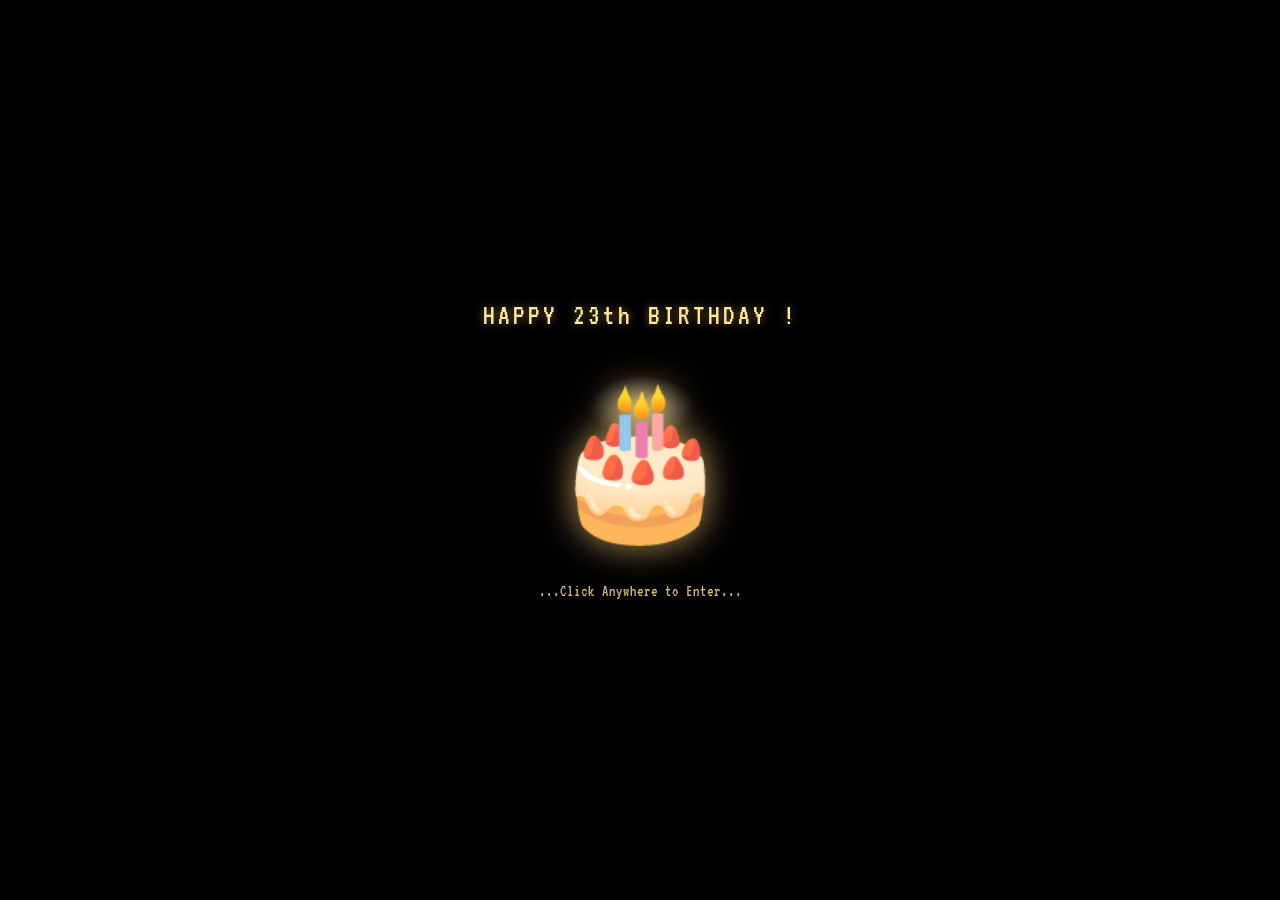
<file: index.html>
<!DOCTYPE html>
<html lang="en">
<head>
    <meta charset="UTF-8">
    <meta name="viewport" content="width=device-width, initial-scale=1.0">
    <title>A Little Surprise For You</title>
    <link href="https://fonts.googleapis.com/css2?family=Quicksand:wght@600;700&display=swap" rel="stylesheet">
    <style>
        * {
            box-sizing: border-box;
            margin: 0;
            padding: 0;
            font-family: 'Quicksand', sans-serif;
        }

        body {
            background-color: #fff9f4;
            background-image: 
                radial-gradient(#ffccd5 , transparent 16%),
                radial-gradient(#ffe5ec , transparent 16%);
            background-size: 60px 60px;
            background-position: 0 0, 30px 30px;
            display: flex;
            justify-content: center;
            align-items: center;
            min-height: 100vh;
            padding: 20px;
        }

        .container {
            width: 100%;
            max-width: 420px;
            background: #fff6ec;
            border-radius: 30px;
            box-shadow: 0 10px 30px rgba(255, 182, 193, 0.3);
            padding: 30px 20px;
            text-align: center;
            border: 4px solid #fff;
        }

        /* Curved Text Container */
        .curved-header {
            position: relative;
            margin-bottom: 10px;
            display: flex;
            flex-direction: column;
            align-items: center;
        }

        .top-ribbon {
            font-size: 26px;
            color: #ff8fab;
            margin-bottom: 15px;
        }

        .curved-svg {
            width: 100%;
            height: 55px;
            overflow: visible;
        }

        .curved-text {
            font-family: 'Quicksand', sans-serif;
            font-size: 20px;
            font-weight: 700;
            fill: #5c5252;
            letter-spacing: 1px;
        }

        .header-heart {
            color: #ff6b8b;
            font-size: 24px;
            margin-top: -5px;
            margin-bottom: 20px;
        }

        /* Main Cat Illustration */
        .image-box {
            width: 100%;
            border-radius: 20px;
            overflow: hidden;
            margin-bottom: 25px;
            box-shadow: 0 5px 15px rgba(0, 0, 0, 0.05);
        }

        .image-box img {
            width: 100%;
            height: auto;
            display: block;
        }

        /* Greeting Section */
        .greeting {
            font-size: 22px;
            font-weight: 700;
            color: #4a4040;
            margin-bottom: 20px;
            font-family: georgia, 'Times New Roman', Times, serif;
        }

        .subtitle {
            font-size: 14px;
            color: #7a6e6e;
            margin-bottom: 5px;
        }

        .sub-ready {
            font-size: 14px;
            color: #7a6e6e;
            margin-bottom: 25px;
        }

        /* Button Style */
        .surprise-btn {
            display: inline-flex;
            align-items: center;
            justify-content: center;
            gap: 10px;
            background: linear-gradient(135deg, #ff758c 0%, #ff7eb3 100%);
            color: white;
            font-size: 16px;
            font-weight: 600;
            padding: 14px 28px;
            border-radius: 50px;
            text-decoration: none;
            box-shadow: 0 6px 20px rgba(255, 117, 140, 0.4);
            margin-bottom: 20px;
            width: 85%;
        }

        @media (max-width: 400px) {
            .surprise-btn {
                width: 100%;
                padding: 12px 20px;
                font-size: 14px;
            }
        }

        /* Scroll Down Indicator */
        .scroll-down {
            font-size: 12px;
            color: #b0a4a4;
            display: flex;
            flex-direction: column;
            align-items: center;
            gap: 3px;
        }

        .scroll-down span {
            font-size: 14px;
            animation: bounce 1.5s infinite;
        }

        @keyframes bounce {
            0%, 20%, 50%, 80%, 100% { transform: translateY(0); }
            40% { transform: translateY(-5px); }
            60% { transform: translateY(-3px); }
        }
    </style>
</head>
<body>

    <div class="container">
        <!-- Top Curved Text Area -->
        <div class="curved-header">
            <div class="top-ribbon">🎀</div>
            
            <!-- SVG ကိုသုံး၍ စာသားကို ကွေးပေးထားခြင်း -->
            <svg class="curved-svg" viewBox="0 0 300 60">
                <path id="curve" d="M 20,45 Q 150,5 280,45" fill="transparent" />
                <text width="300" text-anchor="middle">
                    <textPath href="#curve" startOffset="50%" text-anchor="middle" class="curved-text">
                        A Little Surprise For You
                    </textPath>
                </text>
            </svg>
            
            <div class="header-heart">♥</div>
        </div>

        <!-- Main Cat Illustration -->
        <div class="image-box">
            <!-- မိမိတို့ရဲ့ ပုံဖိုင်နာမည်ကို ဒီနေရာမှာ ထည့်ပါ -->
            <img src="image/Birthday whish.jpg" alt="Cute Cat Birthday Cake">
        </div>

        <!-- Text Content -->
        <div class="greeting">
            Hey Ah Ko! ♥
        </div>
        <div class="subtitle">I made a little something for you...</div>
        <div class="sub-ready">Are you ready? 👀 ✨</div>

        <!-- Button -->
        <a href="birthday.html" class="surprise-btn">
            🎁 Open Your Surprise ♥
        </a>

        

</body>
=======
<!DOCTYPE html>
<html lang="en">
<head>
    <meta charset="UTF-8">
    <meta name="viewport" content="width=device-width, initial-scale=1.0">
    <title>Happy Birthday Intro</title>
    <link href="https://fonts.googleapis.com/css2?family=Quicksand:wght@600;700&family=VT323&display=swap" rel="stylesheet">
    <style>
        * {
            box-sizing: border-box;
            margin: 0;
            padding: 0;
            font-family: 'Quicksand', sans-serif;
        }

        body {
            background-color: #fdf5f5;
            display: flex;
            justify-content: center;
            align-items: center;
            min-height: 100vh;
            overflow: hidden;
            position: relative;
            cursor: pointer;
        }

        /* Intro Screen Container */
        .intro-screen {
            position: absolute;
            top: 0;
            left: 0;
            width: 100%;
            height: 100%;
            background-color: #000000;
            display: flex;
            flex-direction: column;
            justify-content: center;
            align-items: center;
            z-index: 10;
            transition: opacity 0.8s ease;
            text-align: center;
            padding: 20px;
        }

        /* Top Title Style */
        .intro-title {
            font-family: 'VT323', monospace;
            font-size: 29px;
            letter-spacing: 3px;
            color: #ffe797;
            margin-bottom: 30px;
            text-shadow: 0 0 10px rgba(255, 209, 123, 0.5);
        }

        /* Glowing Birthday Cake Animation Effect (ကြီးမားပြီး လင်းလက်နေသော မွေးနေ့ကိတ်) */
        .cake-container {
            font-size: 150px;
            margin-bottom: 35px;
            animation: cakeGlow 1.5s infinite ease-in-out;
            filter: drop-shadow(0 0 18px rgba(255, 209, 123, 0.7));
        }

        @keyframes cakeGlow {
            0%, 100% { transform: scale(1); filter: drop-shadow(0 0 12px rgba(255, 209, 123, 0.5)); }
            50% { transform: scale(1.12); filter: drop-shadow(0 0 28px rgba(255, 209, 123, 0.95)); }
        }

        /* Click Instruction Text */
        .click-text {
            font-family: 'VT323', monospace;
            font-size: 16px;
            letter-spacing: 1px;
            color: #ffe797;
            opacity: 0.8;
            animation: blink 1.5s infinite;
        }

        @keyframes blink {
            0%, 100% { opacity: 0.3; }
            50% { opacity: 1; }
        }
    </style>
</head>
<body onclick="goToMainPage()">

    <!-- Intro / Landing Screen -->
    <div class="intro-screen" id="introScreen">
        <div class="intro-title">HAPPY 23th BIRTHDAY !</div>
        <div class="cake-container">
            🎂
        </div>
        <div class="click-text">...Click Anywhere to Enter... </div>
    </div>

    <script>
        let isClicked = false;

        function goToMainPage() {
            if (isClicked) return;
            isClicked = true;

            const intro = document.getElementById('introScreen');
            
            // ဖိတ်စင်ပျောက်ကွယ်သွားမည့် Transition အထိုက်
            intro.style.opacity = '0';
            
            setTimeout(() => {
                // နှိပ်လိုက်တာနဲ့ index.html (Main Page) ဆီသို့ အလိုအလျောက် ရောက်သွားပါမည်
                window.location.href = 'suprise.html';
            }, 800);
        }
    </script>
</body>
>>>>>>> 96664ac (update website page)
</html>
</file>
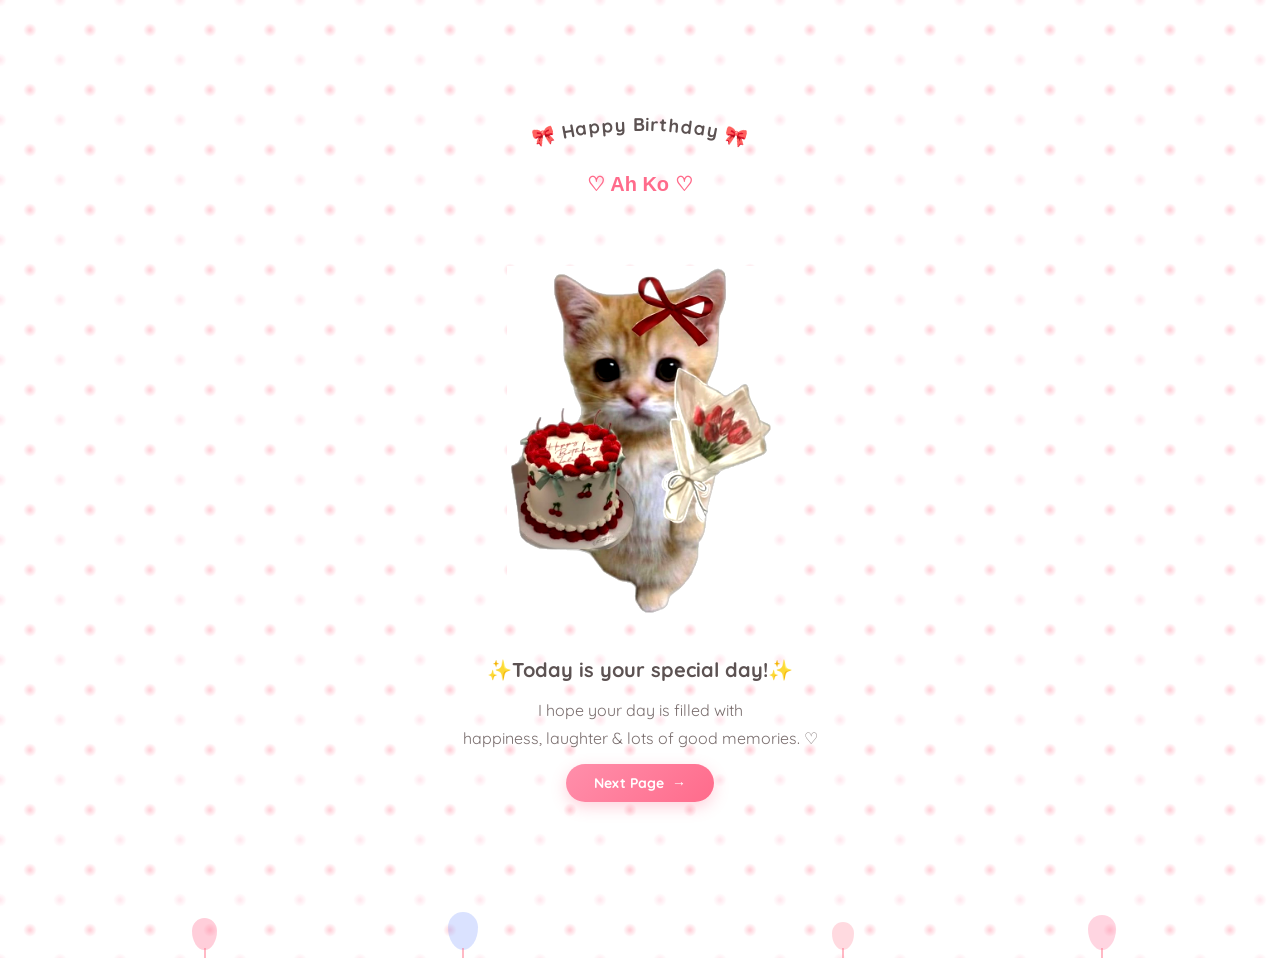
<file: birthday.html>
<!DOCTYPE html>
<html lang="en">
<head>
    <meta charset="UTF-8">
    <meta name="viewport" content="width=device-width, initial-scale=1.0">
    <title>Happy Birthday Ko Ko</title>
    <link href="https://fonts.googleapis.com/css2?family=Quicksand:wght@600;700&display=swap" rel="stylesheet">
    <style>
        * {
            box-sizing: border-box;
            margin: 0;
            padding: 0;
            font-family: 'Quicksand', sans-serif;
        }

        body {
            background-color: #ffffff;
            background-image: 
                radial-gradient(#ffccd5 , transparent 16%),
                radial-gradient(#ffe5ec , transparent 16%);
            background-size: 60px 60px;
            background-position: 0 0, 30px 30px;
            display: flex;
            justify-content: center;
            align-items: center;
            min-height: 100vh;
            padding: 20px;
            overflow: visible;
            position: relative;
        }

        /* Background Floating Balloons Animation */
        .balloon {
            position: absolute;
            bottom: -50px;
            background: rgba(255, 117, 140, 0.4);
            border-radius: 50% 50% 50% 50% / 40% 40% 60% 60%;
            animation: floatUp 6s infinite ease-in-out;
            z-index: 1;
        }

        .balloon::after {
            content: "";
            position: absolute;
            bottom: -8px;
            left: 50%;
            transform: translateX(-50%);
            width: 2px;
            height: 10px;
            background: rgba(255, 117, 140, 0.5);
        }

        .balloon:nth-child(1) { left: 15%; width: 25px; height: 32px; animation-duration: 5s; animation-delay: 0s; background: rgba(255, 133, 162, 0.4); }
        .balloon:nth-child(2) { left: 35%; width: 30px; height: 38px; animation-duration: 7s; animation-delay: 2s; background: rgba(162, 182, 255, 0.4); }
        .balloon:nth-child(3) { left: 65%; width: 22px; height: 28px; animation-duration: 6s; animation-delay: 1s; background: rgba(255, 182, 193, 0.5); }
        .balloon:nth-child(4) { left: 85%; width: 28px; height: 35px; animation-duration: 8s; animation-delay: 3s; background: rgba(255, 150, 180, 0.4); }
        .balloon:nth-child(4) { left: 85%; width: 28px; height: 35px; animation-duration: 9s; animation-delay: 3s; background: rgba(255, 150, 180, 0.4); }

        @keyframes floatUp {
            0% { transform: translateY(0) scale(1); opacity: 0; }
            20% { opacity: 0.8; }
            100% { transform: translateY(-105vh) scale(1.05); opacity: 0; }
        }

        /* Main Card Container */
        .container {
            width: 100%;
            max-width: 420px;
            padding: 30px 20px;
            text-align: center;
            position: relative;
            z-index: 2;
        }

        /* Top Title Style */
        .title-container {
            margin-bottom: 30px;
        }

       .curved-svg {
            width: 100%;
            height: 55px;
            overflow: visible;
        }

        .curved-text {
            font-family: 'Quicksand', sans-serif;
            font-size: 20px;
            font-weight: 700;
            fill: #5c5252;
            letter-spacing: 1px;
            overflow: visible;
        }
        .sub-title {
            font-size: 20px;
            font-weight: 700;
            color: #ff6b8b;
            font-family: 'verdana', sans-serif;
            margin-top: 5px;
            margin-bottom: 70px;
        }

        /* Floating Image Box */
        .image-box {
            width: 70%;
            margin: 0 auto 10px auto;
            border-radius: 330px;
            overflow: visible; 
            animation: floatingImage 3s infinite ease-in-out;
            background: transparent !important;
        }

        .image-box img {
            width: 100%;
            height: auto;
            display: block;
            background: transparent;
            margin-bottom: 40px;
            
            mix-blend-mode: darken;
            filter: contrast(1.2) brightness(1.02);
        }

        @keyframes floatingImage {
            0%, 100% { transform: translateY(0); }
            50% { transform: translateY(-10px); }
        }

        /* Wishes Text Section */
        .wish-section {
            margin-top: 10px;
            padding: 0 10px;
        }

        .wish-title {
            font-size: 20px;
            font-weight: 700;
            color: #5c5252;
            margin-bottom: 15px;
        }

        .wish-subtitle {
            font-size: 16px;
            color: #7a6e6e;
            line-height: 1.7;
        }

        /* Bottom Heart Divider */
        .bottom-decor {
            display: flex;
            align-items: center;
            justify-content: center;
            gap: 8px;
            color: #ff8fab;
            font-size: 14px;
            margin-top: 15px;
        }

        .bottom-decor hr {
            flex: 1;
            border: none;
            height: 1px;
            background-color: #ffccd5;
            max-width: 50px;
        }

       /* Bottom Heart Divider */
        .bottom-decor {
            display: flex;
            align-items: center;
            justify-content: center;
            gap: 8px;
            color: #ff8fab;
            font-size: 14px;
            margin-top: 20px;
            width: 100%;
        }

       /* Next Page Button Style - Absolute Center Positioning */
        .next-btn {
            position: absolute;
            bottom: 20px;
            left: 50%;
            transform: translateX(-50%);
            display: inline-flex;
            align-items: center;
            justify-content: center;
            gap: 8px;
            background: linear-gradient(135deg, #ff8fab, #ff6b8b);
            color: #fff;
            padding: 10px 28px;
            border-radius: 50px;
            text-decoration: none;
            font-size: 14px;
            font-weight: 700;
            box-shadow: 0 5px 15px rgba(255, 107, 139, 0.3);
            transition: all 0.3s ease;
            white-space: nowrap;
        }

        .next-btn:hover {
            transform: translateX(-50%) translateY(-2px);
            box-shadow: 0 8px 20px rgba(255, 107, 139, 0.4);
            background: linear-gradient(135deg, #ff7597, #ff5277);
        }

        /* container မှာ position: relative နှင့် အောက်ခြေ padding ထည့်ရန် */
        .container {
            position: relative;
            padding-bottom: 70px !important; /* ခလုတ်အတွက် အောက်ခြေ နေရာချန်ရန် */
        }

        
    </style>
</head>
<body>

    <div class="balloon"></div>
    <div class="balloon"></div>
    <div class="balloon"></div>
    <div class="balloon"></div>

    <div class="container">
        <div class="title-container">
           
            <svg class="curved-svg" viewBox="0 0 300 60">
                <path id="curve" d="M 20,45 Q 150,5 280,45" fill="transparent" />
                <text width="300" text-anchor="middle">
                    <textPath href="#curve" startOffset="50%" text-anchor="middle" class="curved-text">
                      🎀  Happy Birthday 🎀
                    </textPath>
                </text>
            </svg>
            <div class="sub-title">♡ Ah Ko ♡</div>
        </div>

        <div class="image-box">
            <img src="image/b2.jpg" alt="Cute Cat Birthday">
        </div>

        <div class="wish-section">
            <div class="wish-title">
                ✨Today is your special day!✨
            </div>
            <div class="wish-subtitle">
                I hope your day is filled with<br>
                happiness, laughter & lots of good memories. ♡
            </div>
        </div>

        <!-- Next Page Button -->
        <a href="message.html" class="next-btn">
            Next Page <span>→</span>
        </a>

    </div>
    
    
</body>

</html>
</file>
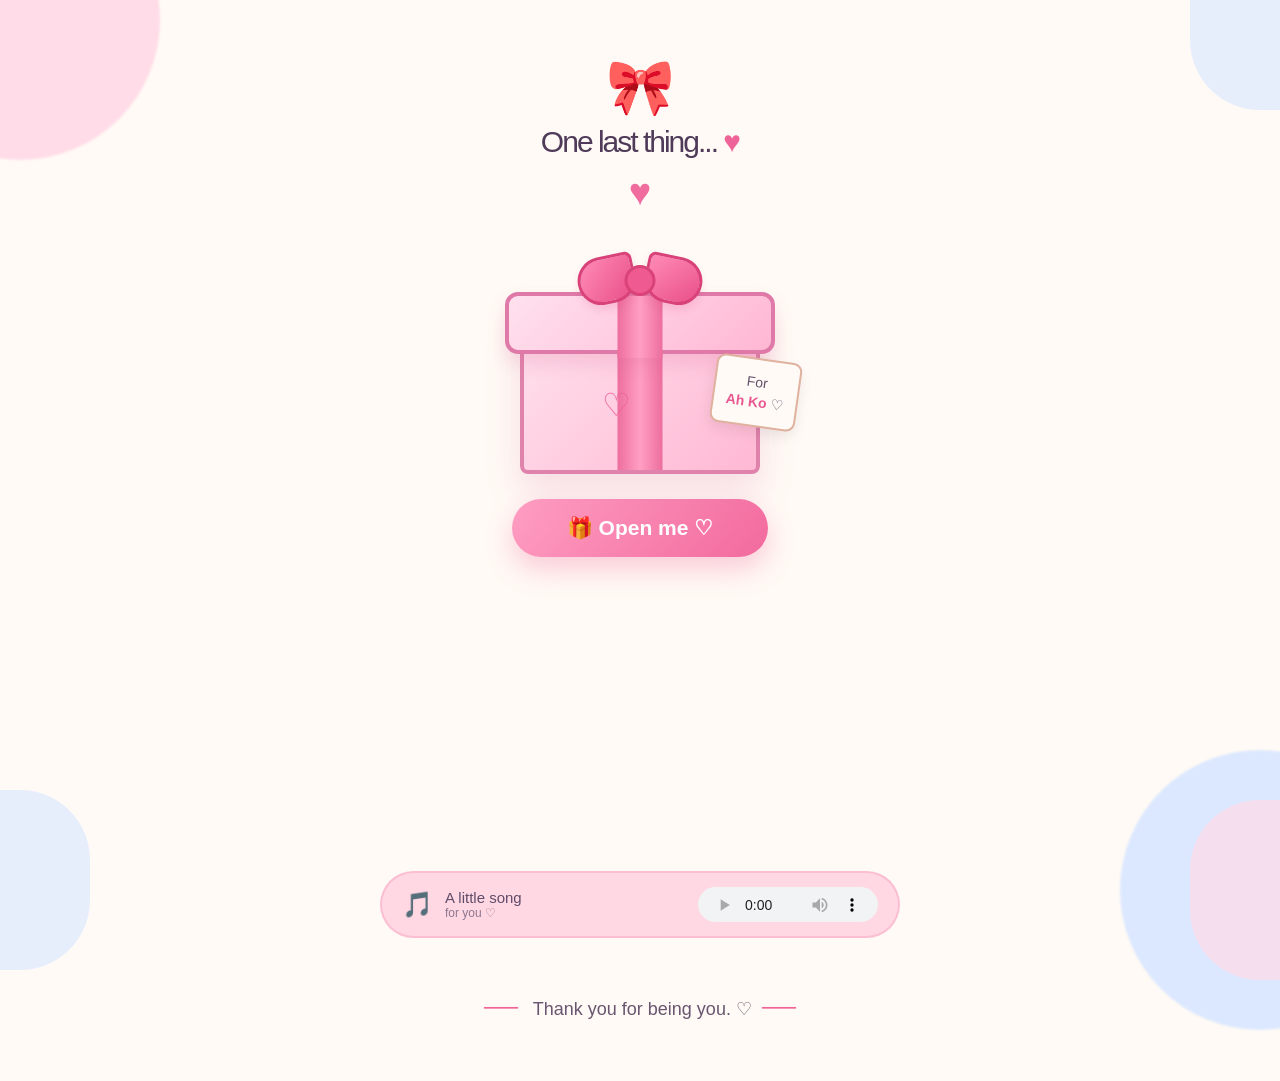
<file: final.html>
<!DOCTYPE html>
<html lang="en">
<head>
<meta charset="UTF-8">

<meta name="viewport"
      content="width=device-width,
               initial-scale=1.0,
               maximum-scale=1.0">

<title>Final Surprise 💗</title>

<style>

/* =====================================
   RESET
===================================== */

* {
    margin: 0;
    padding: 0;
    box-sizing: border-box;
}

html {
    scroll-behavior: smooth;
}

body {
    min-height: 100vh;
    overflow-x: hidden;

    font-family:
        "Trebuchet MS",
        "Arial Rounded MT Bold",
        Arial,
        sans-serif;

    background: #fffaf5;

    color: #5b4965;

    position: relative;
}


/* =====================================
   BACKGROUND
===================================== */

body::before,
body::after {
    content: "";
    position: fixed;

    width: 280px;
    height: 280px;

    border-radius: 50%;

    z-index: -2;

    filter: blur(1px);
}

body::before {
    top: -120px;
    left: -120px;

    background: #ffdce8;
}

body::after {
    bottom: -130px;
    right: -120px;

    background: #dce8ff;
}


/* =====================================
   DECORATIVE CORNERS
===================================== */

.corner {
    position: fixed;

    width: 180px;
    height: 180px;

    border-radius: 70px;

    opacity: 0.7;

    z-index: -1;
}

.corner.left-bottom {
    left: -90px;
    bottom: -70px;

    background: #dce8ff;
}

.corner.right-top {
    right: -90px;
    top: -70px;

    background: #dce8ff;
}

.corner.right-bottom {
    right: -90px;
    bottom: -80px;

    background: #ffdce8;
}


/* =====================================
   MAIN CONTAINER
===================================== */

.container {
    width: 100%;
    max-width: 900px;

    min-height: 100vh;

    margin: 0 auto;

    padding:
        55px 20px
        60px;

    text-align: center;

    position: relative;
}


/* =====================================
   TOP BOW
===================================== */

.top-bow {
    font-size: 55px;

    margin-bottom: 5px;

    animation:
        gentleFloat 3s ease-in-out infinite;
}


/* =====================================
   TITLE
===================================== */

.title {
    font-size: clamp(30px, 7vw, 10px);

    font-weight: 500;

    color: #4f3b59;

    margin-bottom: 12px;

    letter-spacing: -2px;
}

.title-heart {
    color: #ef6498;

    display: inline-block;

    animation:
        heartbeat 1.5s infinite;
}


/* =====================================
   SMALL HEART
===================================== */

.title-heart-small {
    font-size: 38px;

    color: #f06b9e;

    margin-bottom: 20px;
}


/* =====================================
   SUBTITLE
===================================== */




/* =====================================
   GIFT AREA
===================================== */

.gift-area {
    display: flex;

    flex-direction: column;

    align-items: center;

    justify-content: center;

    margin-top: 40px;
}


/* =====================================
   GIFT BOX
===================================== */

.gift-box {
    position: relative;

    width: 300px;
    height: 220px;

    margin-bottom: 25px;

    animation:
        giftFloat 3s ease-in-out infinite;

    transition: 0.5s ease;
}


/* =====================================
   GIFT BODY
===================================== */

.gift-body {
    position: absolute;

    left: 30px;
    bottom: 0;

    width: 240px;
    height: 170px;

    background:
        linear-gradient(
            135deg,
            #ffe3ee,
            #ffb8d3
        );

    border: 4px solid #df83ac;

    border-radius: 8px;

    box-shadow:
        0 18px 35px
        rgba(222, 111, 158, 0.20);

    overflow: visible;
}


/* =====================================
   BOX RIBBON
===================================== */

.vertical-ribbon {
    position: absolute;

    left: 50%;

    transform:
        translateX(-50%);width: 45px;
    height: 100%;

    background:
        linear-gradient(
            to right,
            #ed6e9f,
            #ff9fc2,
            #ed6e9f
        );
}


/* =====================================
   SMALL HEART ON BOX
===================================== */

.gift-heart {
    position: absolute;

    left: 78px;
    top: 78px;

    font-size: 32px;

    color: #ef6598;

    z-index: 4;

    animation:
        heartbeat 1.8s infinite;
}


/* =====================================
   GIFT LID
===================================== */

.gift-lid {
    position: absolute;

    left: 15px;
    top: 38px;

    width: 270px;
    height: 62px;

    background:
        linear-gradient(
            135deg,
            #ffe1ee,
            #ffb7d3
        );

    border: 4px solid #df79a8;

    border-radius: 13px;

    z-index: 10;

    box-shadow:
        0 10px 18px
        rgba(210, 90, 140, 0.18);

    transition:
        transform 0.9s cubic-bezier(.2,.8,.2,1);
}


/* =====================================
   RIBBON ON LID
===================================== */

.lid-ribbon {
    position: absolute;

    left: 50%;
    top: 0;

    transform:
        translateX(-50%);

    width: 45px;
    height: 62px;

    background:
        linear-gradient(
            to right,
            #ed6e9f,
            #ff9fc2,
            #ed6e9f
        );
}


/* =====================================
   BOW
===================================== */

.bow {
    position: absolute;

    top: -48px;
    left: 50%;

    transform:
        translateX(-50%);

    width: 125px;
    height: 75px;

    z-index: 20;
}


/* Bow pieces */

.bow-left,
.bow-right {
    position: absolute;

    top: 8px;

    width: 58px;
    height: 48px;

    background:
        linear-gradient(
            135deg,
            #ff8bb5,
            #e94f89
        );

    border: 3px solid #d94279;

    box-shadow:
        0 5px 8px
        rgba(210, 60, 110, 0.15);
}


.bow-left {
    left: 0;

    border-radius:
        40px 12px 40px 40px;

    transform:
        rotate(-12deg);
}


.bow-right {
    right: 0;

    border-radius:
        12px 40px 40px 40px;

    transform:
        rotate(12deg);
}


/* Bow center */

.bow-center {
    position: absolute;

    left: 47px;
    top: 17px;

    width: 31px;
    height: 31px;

    background: #ef5b91;

    border:
        3px solid
        #d94378;

    border-radius: 50%;

    z-index: 5;
}


/* =====================================
   GIFT TAG
===================================== */

.gift-tag {
    position: absolute;

    right: -43px;
    top: 50px;

    width: 86px;

    padding: 12px 8px;

    background: #fffaf5;

    border:
        2px solid
        #dfb19e;

    border-radius: 9px;

    color: #63516c;

    font-size: 14px;

    line-height: 1.45;

    text-align: center;

    transform:
        rotate(8deg);

    box-shadow:
        0 6px 14px
        rgba(0,0,0,0.08);

    z-index: 15;
}

.gift-tag b {
    color: #e85891;
}


/* =====================================
   OPEN BUTTON
===================================== */

.open-gift {
    border: none;

    outline: none;

    padding:
        17px 55px;

    border-radius: 60px;

    background:
        linear-gradient(
            135deg,
            #ff9fc3,
            #f2699d
        );

    color: white;

    font-size: 21px;

    font-weight: bold;

    font-family: inherit;

    cursor: pointer;

    box-shadow:
        0 12px 28px
        rgba(239, 92, 145, 0.30);

    transition:
        transform 0.3s ease,
        box-shadow 0.3s ease;
}


.open-gift:hover {
    transform:
        translateY(-4px)
        scale(1.03);

    box-shadow:
        0 17px 35px
        rgba(239, 92, 145, 0.38);
}


.open-gift:active {
    transform:
        scale(0.96);
}


/* =====================================
   GIFT OPEN ANIMATION
===================================== */

.gift-box.open .gift-lid {

    transform:
        translateY(-85px)
        rotate(-5deg);
}


.gift-box.open {
    animation: none;
}/* =====================================
   FINAL MESSAGE
===================================== */

.final-message {

    max-width: 650px;

    margin:
        60px auto
        0;

    opacity: 0;

    transform:
        translateY(35px)
        scale(0.92);

    pointer-events: none;

    transition:
        opacity 1.2s ease,
        transform 1.2s ease;
}


.final-message.show {

    opacity: 1;

    transform:
        translateY(0)
        scale(1);

    pointer-events: auto;
}


/* Heart above message */

.message-heart {

    font-size: 32px;

    margin-bottom: 12px;

    animation:
        heartbeat 1.3s infinite;
}


/* Message heading */

.final-message h2 {

    font-size:
        clamp(25px, 6vw, 15px);

    line-height: 1.45;

    color: #55405f;

    margin-bottom: 22px;
}


.final-message h2 span {

    color: #ed6397;
}


/* Message text */

.final-message p {

    font-size:
        clamp(18px, 4vw, 14px);

    line-height: 1.8;

    color: #76667d;
}


/* =====================================
   MUSIC BOX
===================================== */

.music-box {

    width: min(90%, 520px);

    margin:
        45px auto 0;

    padding:
        14px 20px;

    border-radius: 50px;

    background:
        rgba(255, 205, 222, 0.75);

    border:
        2px solid
        rgba(239, 114, 159, 0.25);

    display: flex;

    align-items: center;

    justify-content: center;

    gap: 12px;

    color: #604c69;
}


.music-icon {
    font-size: 25px;
}


.music-text {
    font-size: 15px;

    text-align: left;

    flex: 1;
}


.music-text small {
    display: block;

    font-size: 12px;

    opacity: 0.7;
}


.music-box audio {

    width: 180px;

    height: 35px;
}


/* =====================================
   BOTTOM TEXT
===================================== */

.thank-you {

    margin-top: 55px;

    font-size: 18px;

    color: #69556f;
}


.bottom-heart {

    display: inline-block;

    margin: 0 10px;

    color: #ee6699;

    font-size: 24px;
}


/* =====================================
   FLOATING DECORATIONS
===================================== */

.floating {

    position: fixed;

    pointer-events: none;

    z-index: 0;

    animation:
        floatingUp 5s linear forwards;
}


@keyframes floatingUp {

    0% {

        transform:
            translateY(0)
            rotate(0deg);

        opacity: 1;
    }

    100% {

        transform:
            translateY(-110vh)
            rotate(360deg);

        opacity: 0;
    }
}


/* =====================================
   CONFETTI
===================================== */

.confetti {

    position: fixed;

    top: -30px;

    width: 10px;
    height: 17px;

    z-index: 9999;

    pointer-events: none;

    animation:
        confettiFall
        3.5s
        linear
        forwards;
}


@keyframes confettiFall {

    0% {

        transform:
            translateY(0)
            rotate(0deg);

        opacity: 1;
    }

    100% {

        transform:
            translateY(110vh)
            rotate(720deg);

        opacity: 0;
    }
}


/* =====================================
   ANIMATIONS
===================================== */

@keyframes heartbeat {

    0%,
    100% {
        transform: scale(1);
    }

    50% {
        transform: scale(1.18);
    }
}


@keyframes gentleFloat {

    0%,
    100% {
        transform:
            translateY(0);
    }

    50% {
        transform:
            translateY(-8px);
    }
}


@keyframes giftFloat {

    0%,
    100% {
        transform:
            translateY(0);
    }

    50% {
        transform:
            translateY(-7px);
    }
}


/* =====================================
   MOBILE
===================================== */

@media (max-width: 600px) {

    .container {

        padding:
            45px 15px
            50px;
    }


    .title {

        letter-spacing: -1px;
    }


    .subtitle {

        margin-bottom: 35px;
    }


    .gift-box {

        transform:
            scale(0.86);

        margin-top: -10px;

        margin-bottom: 15px;
    }.gift-box.open {

        transform:
            scale(0.86);
    }


    .gift-tag {

        right: -30px;
    }


    .open-gift {

        padding:
            15px 38px;

        font-size: 18px;
    }


    .music-box {

        flex-wrap: wrap;

        border-radius: 25px;
    }


    .music-text {

        flex: none;

        width: 150px;
    }


    .music-box audio {

        width: 100%;
    }

}


/* =====================================
   SMALL PHONE
===================================== */

@media (max-width: 380px) {

    .gift-box {

        transform:
            scale(0.76);
    }


    .gift-box.open {

        transform:
            scale(0.76);
    }


    .open-gift {

        padding:
            14px 30px;

        font-size: 17px;
    }
}

</style>
</head>


<body>


<!-- Decorative corners -->

<div class="corner left-bottom"></div>
<div class="corner right-top"></div>
<div class="corner right-bottom"></div>


<main class="container">


    <!-- =========================
         HEADER
    ========================== -->

    <div class="top-bow">
        🎀
    </div>


    <h1 class="title">
        One last thing...
        <span class="title-heart">♥</span>
    </h1>


    <div class="title-heart-small">
        ♥
    </div>


    

    <!-- =========================
         GIFT
    ========================== -->

    <div class="gift-area">


        <div class="gift-box" id="giftBox">


            <!-- Gift Lid -->

            <div class="gift-lid">


                <!-- Lid ribbon -->

                <div class="lid-ribbon"></div>


                <!-- Bow -->

                <div class="bow">

                    <span class="bow-left"></span>

                    <span class="bow-center"></span>

                    <span class="bow-right"></span>

                </div>


            </div>


            <!-- Gift Body -->

            <div class="gift-body">


                <!-- Ribbon -->

                <div class="vertical-ribbon"></div>


                <!-- Small heart -->

                <div class="gift-heart">
                    ♡
                </div>


                <!-- Gift Tag -->

                <div class="gift-tag">

                    For<br>

                    <b>Ah Ko</b> ♡

                </div>


            </div>


        </div>


        <!-- Open Button -->

        <button
            class="open-gift"
            id="openButton"
            onclick="openGift()">

            🎁 Open me ♡

        </button>


    </div>



    <!-- =========================
         FINAL MESSAGE
    ========================== -->

    <section
        class="final-message"
        id="finalMessage">


        <div class="message-heart">
            💗
        </div>


        <h2>

            Happy Birthday once again,

            <br>

            <span>
                Ah Ko! ♡
            </span>

        </h2>


        <p>

            I hope this little website

            <br>

            made you smile today. ♡

        </p>


    </section>



    <!-- =========================
         MUSIC
    ========================== -->

    <div class="music-box">

        <div class="music-icon">
            🎵
        </div>
        


        <div class="music-text">

            A little song
            <small>
                for you ♡
            </small>

        </div>


        <!--
        Put your music file in the same folder
        and change "birthday-song.mp3"
        to your file name.
        -->

        <audio controls>

            <source
                src="music/Glue Song (Lyrics).mp3"
                type="audio/mpeg">

        </audio>

    </div>



    <!-- =========================
         THANK YOU
    ========================== -->

    <div class="thank-you">

        <span class="bottom-heart">
            ──
        </span>

        Thank you for being you. ♡<span class="bottom-heart">
            ──
        </span>

    </div>


</main>



<!-- Confetti container -->

<div id="confetti"></div>



<script>

/* =====================================
   OPEN GIFT
===================================== */

let alreadyOpened = false;


function openGift() {

    const gift =
        document.getElementById("giftBox");

    const message =
        document.getElementById("finalMessage");

    const button =
        document.getElementById("openButton");

    const music =
        document.getElementById("birthdayMusic");


    /* Prevent clicking repeatedly */

    if (alreadyOpened) {
        return;
    }

    alreadyOpened = true;


    /* Open gift */

    gift.classList.add("open");


    /* Change button */

    button.innerHTML =
        "💗 Surprise opened!";


    /* Disable button */

    button.style.cursor =
        "default";


    button.style.opacity =
        "0.9";


    /* Confetti */

    createConfetti();


    /* Floating hearts & stars */

    createFloatingDecorations();


    /* Show final message */

    setTimeout(function() {

        message.classList.add("show");

    }, 700);


    /*
       Try to play music.

       Browser may block automatic audio,
       so user can press play manually.
    */

    setTimeout(function() {

        music.play().catch(function() {

            console.log(
                "Autoplay was blocked by browser."
            );

        });

    }, 1000);

}



/* =====================================
   CONFETTI
===================================== */

function createConfetti() {

    const container =
        document.getElementById("confetti");


    const symbols = [

        "💗",
        "✨",
        "⭐",
        "🎀",
        "♡",
        "💖",
        "🌸"

    ];


    for (
        let i = 0;
        i < 55;
        i++
    ) {


        const piece =
            document.createElement("div");


        piece.className =
            "confetti";


        piece.innerHTML =
            symbols[
                Math.floor(
                    Math.random()
                    *
                    symbols.length
                )
            ];


        piece.style.left =
            Math.random() * 100 + "vw";


        piece.style.fontSize =
            (
                12
                +
                Math.random() * 20
            )
            +
            "px";


        piece.style.animationDuration =
            (
                2.5
                +
                Math.random() * 2
            )
            +
            "s";


        piece.style.animationDelay =
            (
                Math.random() * 0.8
            )
            +
            "s";


        container.appendChild(piece);


        setTimeout(function() {

            piece.remove();

        }, 5000);

    }

}



/* =====================================
   FLOATING HEARTS / STARS
===================================== */

function createFloatingDecorations() {


    const symbols = [

        "💗",
        "💖",
        "♡",
        "✨",
        "⭐",
        "🌸"

    ];


    for (
        let i = 0;
        i < 25;
        i++
    ) {


        setTimeout(function() {


            const item =
                document.createElement("div");


            item.className =
                "floating";


            item.innerHTML =
                symbols[
                    Math.floor(
                        Math.random()
                        *
                        symbols.length
                    )
                ];


            item.style.left =
                Math.random() * 100
                +
                "vw";


            item.style.bottom =
                "-30px";


            item.style.fontSize =
                (
                    16
                    +
                    Math.random() * 24
                )
                +
                "px";item.style.animationDuration =
                (
                    3
                    +
                    Math.random() * 3
                )
                +
                "s";


            document.body.appendChild(item);


            setTimeout(function() {

                item.remove();

            }, 6500);


        }, i * 100);

    }

}

</script>


</body>

</html>
</file>
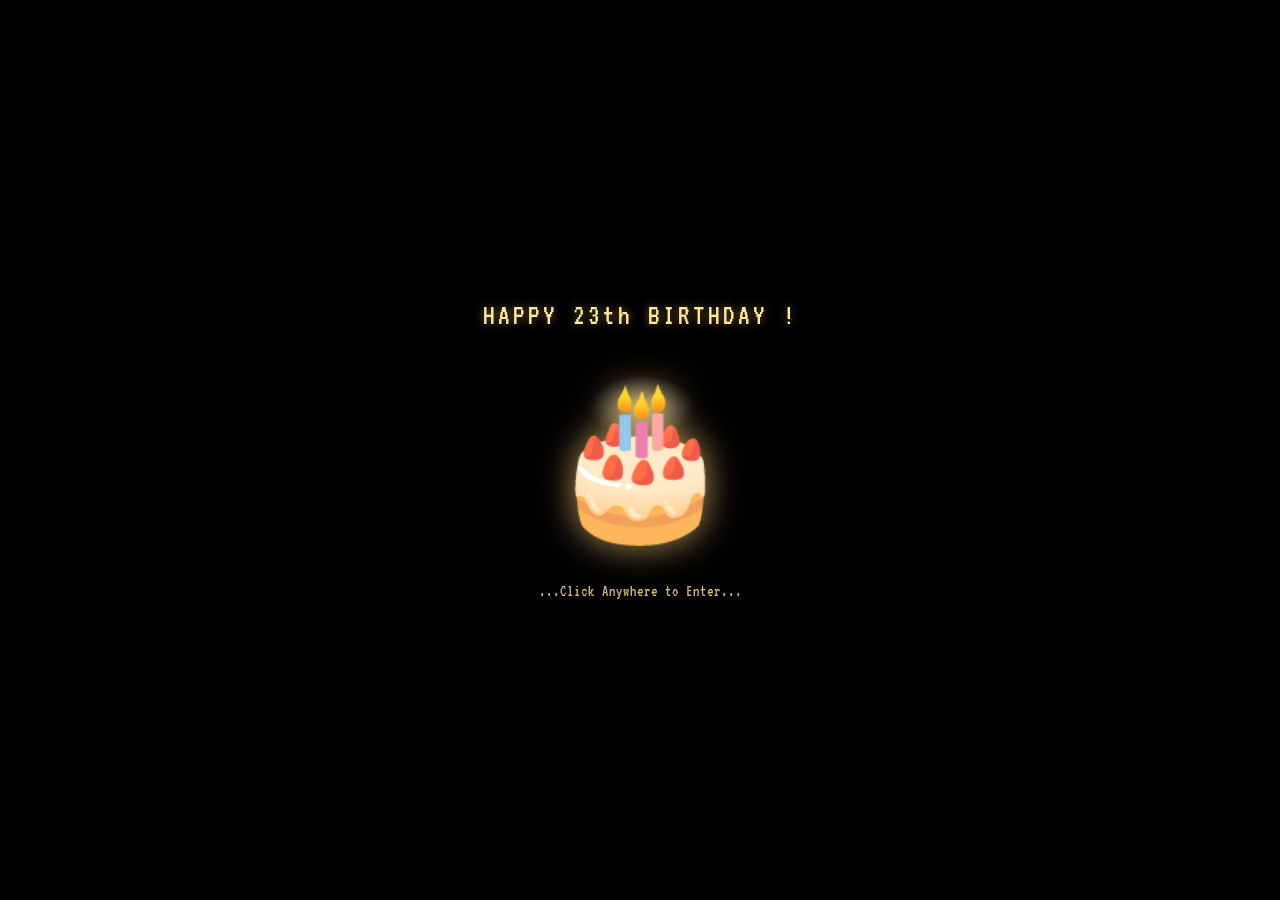
<file: intro.html>
<!DOCTYPE html>
<html lang="en">
<head>
    <meta charset="UTF-8">
    <meta name="viewport" content="width=device-width, initial-scale=1.0">
    <title>Happy Birthday Intro</title>
    <link href="https://fonts.googleapis.com/css2?family=Quicksand:wght@600;700&family=VT323&display=swap" rel="stylesheet">
    <style>
        * {
            box-sizing: border-box;
            margin: 0;
            padding: 0;
            font-family: 'Quicksand', sans-serif;
        }

        body {
            background-color: #fdf5f5;
            display: flex;
            justify-content: center;
            align-items: center;
            min-height: 100vh;
            overflow: hidden;
            position: relative;
            cursor: pointer;
        }

        /* Intro Screen Container */
        .intro-screen {
            position: absolute;
            top: 0;
            left: 0;
            width: 100%;
            height: 100%;
            background-color: #000000;
            display: flex;
            flex-direction: column;
            justify-content: center;
            align-items: center;
            z-index: 10;
            transition: opacity 0.8s ease;
            text-align: center;
            padding: 20px;
        }

        /* Top Title Style */
        .intro-title {
            font-family: 'VT323', monospace;
            font-size: 29px;
            letter-spacing: 3px;
            color: #ffe797;
            margin-bottom: 30px;
            text-shadow: 0 0 10px rgba(255, 209, 123, 0.5);
        }

        /* Glowing Birthday Cake Animation Effect (ကြီးမားပြီး လင်းလက်နေသော မွေးနေ့ကိတ်) */
        .cake-container {
            font-size: 150px;
            margin-bottom: 35px;
            animation: cakeGlow 1.5s infinite ease-in-out;
            filter: drop-shadow(0 0 18px rgba(255, 209, 123, 0.7));
        }

        @keyframes cakeGlow {
            0%, 100% { transform: scale(1); filter: drop-shadow(0 0 12px rgba(255, 209, 123, 0.5)); }
            50% { transform: scale(1.12); filter: drop-shadow(0 0 28px rgba(255, 209, 123, 0.95)); }
        }

        /* Click Instruction Text */
        .click-text {
            font-family: 'VT323', monospace;
            font-size: 16px;
            letter-spacing: 1px;
            color: #ffe797;
            opacity: 0.8;
            animation: blink 1.5s infinite;
        }

        @keyframes blink {
            0%, 100% { opacity: 0.3; }
            50% { opacity: 1; }
        }
    </style>
</head>
<body onclick="goToMainPage()">

    <!-- Intro / Landing Screen -->
    <div class="intro-screen" id="introScreen">
        <div class="intro-title">HAPPY 23th BIRTHDAY !</div>
        <div class="cake-container">
            🎂
        </div>
        <div class="click-text">...Click Anywhere to Enter... </div>
    </div>

    <script>
        let isClicked = false;

        function goToMainPage() {
            if (isClicked) return;
            isClicked = true;

            const intro = document.getElementById('introScreen');
            
            // ဖိတ်စင်ပျောက်ကွယ်သွားမည့် Transition အထိုက်
            intro.style.opacity = '0';
            
            setTimeout(() => {
                // နှိပ်လိုက်တာနဲ့ index.html (Main Page) ဆီသို့ အလိုအလျောက် ရောက်သွားပါမည်
                window.location.href = 'index.html';
            }, 800);
        }
    </script>
</body>
</html>
</file>
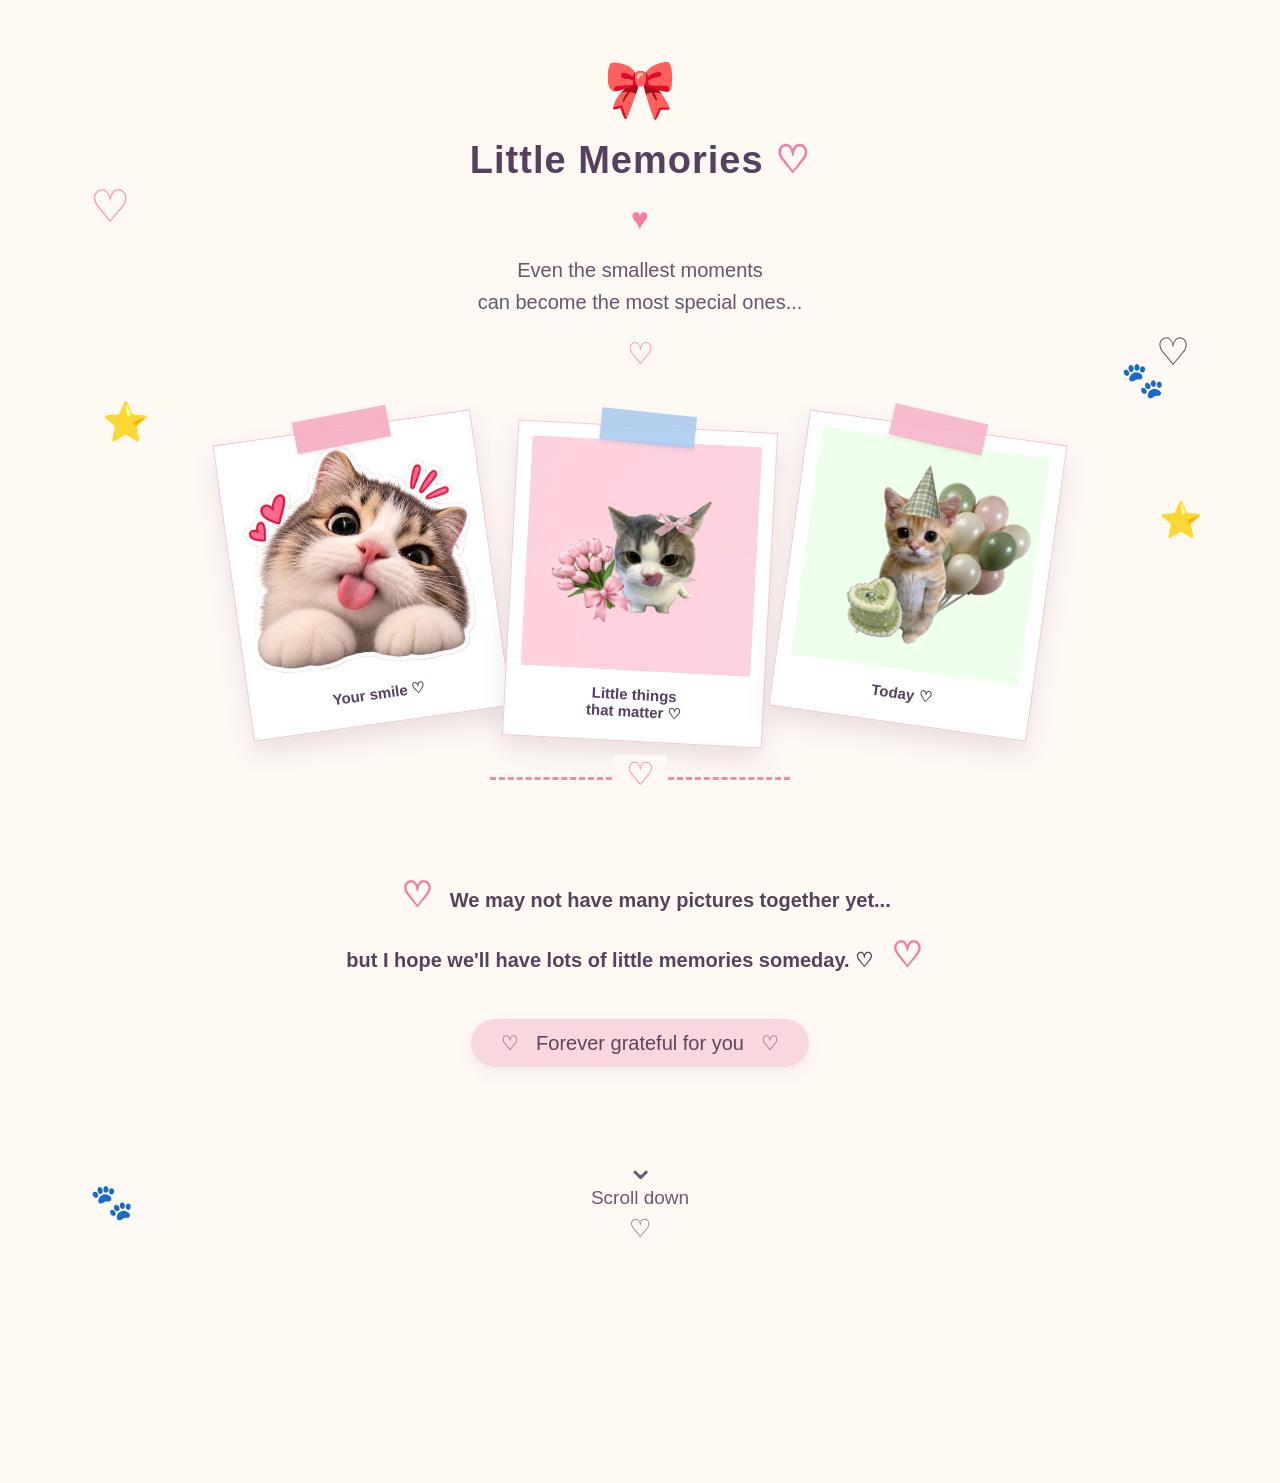
<file: memory.html>
<!DOCTYPE html>
<html lang="en">
<head>
<meta charset="UTF-8">

<meta name="viewport"
      content="width=device-width,
               initial-scale=1.0,
               maximum-scale=1.0">

<title>Little Memories ♡</title>

<style>

/* =========================
   BASIC
========================= */

* {
    margin: 0;
    padding: 0;
    box-sizing: border-box;
}

html {
    scroll-behavior: smooth;
}

body {
    min-height: 100vh;
    overflow-x: hidden;

    background: #fff9f4;

    font-family:
        "Trebuchet MS",
        "Comic Sans MS",
        Arial,
        sans-serif;

    color: #55435e;
}


/* =========================
   MEMORY SECTION
========================= */

.memory-section {

    position: relative;

    min-height: 100vh;

    padding:
        55px 18px
        80px;

    overflow: hidden;

    background:
        #fff9f4;
}


/* =========================
   PASTEL CORNER SHAPES
========================= */

.corner {
    position: absolute;

    width: 260px;
    height: 260px;

    border-radius: 80px;

    z-index: 0;
}

.corner.pink {
    top: -120px;
    left: -110px;

    background: #f8cbd6;
}

.corner.blue {
    top: -120px;
    right: -110px;

    background: #cbdcf7;
}

.corner.bottom-blue {
    bottom: -2px;
    left: -120px;

    background: #cbdcf7;
}

.corner.bottom-pink {
    bottom: -150px;
    right: -120px;

    background: #f8cbd6;
}


/* =========================
   CONTENT
========================= */

.content {

    position: relative;

    z-index: 2;

    max-width: 900px;

    margin: auto;

    text-align: center;
}


/* =========================
   BOW
========================= */

.bow {

    font-size: 58px;

    margin-bottom: 15px;

    animation:
        gentle-bounce 2.5s
        ease-in-out
        infinite;
}

@keyframes gentle-bounce {

    0%, 100% {
        transform: translateY(0);
    }

    50% {
        transform: translateY(-5px);
    }
}


/* =========================
   TITLE
========================= */

.title {

    font-size: clamp(
        38px,
        7vw,
        7px
    );

    font-weight: 700;

    letter-spacing: 1px;

    color: #55405e;

    margin-bottom: 20px;
}

.title span {
    color: #f27ca3;
}


/* =========================
   SUBTITLE
========================= */

.subtitle {

    max-width: 600px;

    margin: auto;

    font-size: clamp(
        18px,
        3vw,
        20px
    );

    line-height: 1.6;

    color: #66556c;
}


/* =========================
   DECORATIVE HEART
========================= */

.center-heart {

    margin: 18px 0;

    font-size: 30px;

    color: #f47da4;
}


/* =========================
   POLAROID AREA
========================= */

.polaroids {

    display: flex;

    justify-content: center;

    align-items: flex-start;

    gap: 18px;

    margin-top: 55px;

    flex-wrap: wrap;
}


/* =========================
   POLAROID
========================= */

.polaroid {

    position: relative;

    width: 260px;

    padding: 14px 14px 20px;

    background: white;

    box-shadow:
        0 12px 25px
        rgba(105, 75, 100, .15);

    border: 1px solid #f2c7d3;

    transition:
        transform .35s ease;
}


/* Different rotations */

.polaroid:nth-child(1) {
    transform: rotate(-8deg);
}

.polaroid:nth-child(2) {
    transform: rotate(3deg);
}

.polaroid:nth-child(3) {
    transform: rotate(8deg);
}


/* Hover */

.polaroid:hover {

    transform:
        rotate(0deg)
        translateY(-10px)
        scale(1.03);
}


/* =========================
   IMAGE PLACEHOLDER
========================= */

.photo {

    width: 100%;

    aspect-ratio: 1 / 1;

    display: flex;

    align-items: center;
    justify-content: center;

    overflow: hidden;

    background:
        linear-gradient(
            135deg,
            #f9dce4,
            #eee1f7
        );
}


/*
   ကိုယ့်ပုံထည့်ချင်ရင်

   <img src="photo1.jpg">

   လို့သုံးလို့ရပါတယ်။
*/

.photo img {

    width: 100%;
    height: 100%;

    object-fit: cover;
}
/* =========================
   ILLUSTRATION PLACEHOLDER
========================= */

.illustration {

    font-size: 85px;

    animation:
        float 3s
        ease-in-out
        infinite;
}

@keyframes float {

    0%, 100% {
        transform: translateY(0);
    }

    50% {
        transform: translateY(-8px);
    }
}


/* =========================
   POLAROID TEXT
========================= */

.caption {

    margin-top: 15px;

    font-size: 15px;

    font-weight: 700;

    color: #55405e;
}


/* =========================
   TAPE
========================= */

.tape {

    position: absolute;

    top: -15px;
    left: 50%;

    transform:
        translateX(-50%)
        rotate(-3deg);

    width: 95px;
    height: 32px;

    background: #f5a9bd;

    opacity: .85;

    box-shadow:
        0 2px 4px
        rgba(0,0,0,.08);
}

.polaroid:nth-child(2)
.tape {

    background: #a9c9ef;

    transform:
        translateX(-50%)
        rotate(3deg);
}

.polaroid:nth-child(3)
.tape {

    background: #f5b1c7;

    transform:
        translateX(-50%)
        rotate(5deg);
}


/* =========================
   BOTTOM MESSAGE
========================= */

.memory-message {

    max-width: 720px;

    margin:
        85px auto
        35px;

    padding: 0 15px;

    font-size: clamp(
        19px,
        3vw,
        20px
    );

    line-height: 1.7;

    font-weight: 600;

    color: #55435e;
}


/* Pink decorative lines */

.memory-message::before,
.memory-message::after {

    content: "♡";

    color: #f27ca3;

    font-size: 35px;

    margin: 0 12px;
}


/* =========================
   LITTLE PILL
========================= */

.grateful {

    display: inline-block;

    padding:
        12px 30px;

    border-radius: 50px;

    background:
        #f9d7df;

    color: #59455f;

    font-size: 20px;

    box-shadow:
        0 6px 15px
        rgba(100,70,90,.08);
}


/* =========================
   FLOATING DECORATIONS
========================= */

.decor {

    position: absolute;

    z-index: 1;

    pointer-events: none;

    animation:
        floating 4s
        ease-in-out
        infinite;
}

@keyframes floating {

    0%, 100% {
        transform:
            translateY(0)
            rotate(0deg);
    }

    50% {
        transform:
            translateY(-15px)
            rotate(5deg);
    }
}


/* positions */

.heart1 {
    top: 180px;
    left: 7%;
    font-size: 45px;
    color: #f38aaa;
}

.heart2 {
    top: 330px;
    right: 7%;
    font-size: 38px;
}

.star1 {
    top: 400px;
    left: 8%;
    font-size: 38px;
}

.star2 {
    top: 500px;
    right: 6%;
    font-size: 35px;
}

.paw1 {
    top: 360px;
    right: 9%;
    font-size: 35px;
}

.paw2 {
    bottom: 180px;
    left: 7%;
    font-size: 35px;
}


/* =========================
   DASHED HEART
========================= */

.dashed-heart {

    width: 300px;

    margin: 35px auto;

    border-bottom:
        3px dashed #f28aa9;

    position: relative;
}

.dashed-heart::after {

    content: "♡";

    position: absolute;

    left: 50%;
    top: -22px;

    transform:
        translateX(-50%);

    background: #fff9f4;

    padding: 0 12px;

    font-size: 32px;

    color: #f27ca3;
}


/* =========================
   SCROLL DOWN
========================= */

.scroll {

    margin-top: 80px;

    font-size: 19px;

    color: #6b596f;

    animation:
        scroll-bounce 1.8s
        infinite;
}

.scroll .arrow {

    font-size: 35px;

    display: block;

    margin-bottom: 5spx;
}

.scroll .heart {

    font-size: 25px;

    margin-top: 5px;
}

@keyframes scroll-bounce {

    0%, 100% {
        transform: translateY(0);
    }

    50% {
        transform: translateY(8px);
    }
}


/* =========================
   MOBILE
========================= */

@media (max-width: 700px) {

    .memory-section {

        padding:
            45px 15px
            70px;
    }

    .polaroids {

        gap: 35px;

        flex-direction: column;

        align-items: center;
    }

    .polaroid {
        width: min(
            82vw,
            310px
        );
    }

    .polaroid:nth-child(1) {
        transform: rotate(-5deg);
    }

    .polaroid:nth-child(2) {
        transform: rotate(3deg);
    }

    .polaroid:nth-child(3) {
        transform: rotate(-4deg);
    }

    .memory-message {

        margin-top: 70px;
    }

    .decor {
        opacity: .75;
    }

    .heart1 {
        left: 2%;
    }

    .heart2 {
        right: 2%;
    }
}


.scroll {
    display: block;
    text-decoration: none;
    color: #6b596f;
    cursor: pointer;

    margin-top: 80px;

    animation: scrollBounce 1.8s infinite;
}

.scroll .arrow {
    display: block;
    font-size: 35px;
}

.scroll .heart {
    font-size: 25px;
}

@keyframes scrollBounce {

    0%, 100% {
        transform: translateY(0);
    }

    50% {
        transform: translateY(8px);
    }
}
</style>
</head>


<body>


<section class="memory-section">


    

    <!-- Floating decorations -->

    <div class="decor heart1">♡</div>

    <div class="decor heart2">♡</div>

    <div class="decor star1">⭐</div>

    <div class="decor star2">⭐</div>

    <div class="decor paw1">🐾</div>

    <div class="decor paw2">🐾</div>


    <div class="content">


        <!-- Bow -->

        <div class="bow">
            🎀
        </div>


        <!-- Title -->

        <h1 class="title">
            Little Memories
            <span>♡</span>
        </h1>


        <div class="center-heart">
            ♥
        </div>


        <!-- Subtitle -->

        <p class="subtitle">

            Even the smallest moments<br>

            can become the most special ones...

        </p>


        <div class="center-heart">
            ♡
        </div>


        <!-- ======================
             POLAROIDS
        ======================= -->

        <div class="polaroids">


            <!-- CARD 1 -->

            <div class="polaroid">

                <div class="tape"></div>

                <div class="photo">

                    <img src="image/b7.jpg"
                         alt="Ah Ko's Smile">

                </div>

                <div class="caption">
                    Your smile ♡
                </div>

            </div>


            <!-- CARD 2 -->

            <div class="polaroid">

                <div class="tape"></div>

                <div class="photo">

                    <img src="image/b12.png"
                         alt="Little Things">

                </div>

                <div class="caption">
                    Little things<br>
                    that matter ♡
                </div>

            </div>


            <!-- CARD 3 -->

            <div class="polaroid">

                <div class="tape"></div>

                <div class="photo">

                    <img src="image/b6.jpg"
                         alt="Today ♡">

                </div>

                <div class="caption">
                    Today ♡
                </div>

            </div>


        </div>


        <!-- Dashed decoration -->

        <div class="dashed-heart"></div>


        <!-- ======================
             MESSAGE
        ======================= -->

        <p class="memory-message">

            We may not have many pictures together yet...<br>

            but I hope we'll have lots of little memories

            someday. ♡

        </p>


        <!-- Grateful -->

        <div class="grateful">

            ♡ &nbsp;
            Forever grateful for you
            &nbsp; ♡

        </div>


        <!-- Scroll -->

        <a href="final.html" class="scroll">

            <span class="arrow">⌄</span>

            Scroll down

            <div class="heart">
                ♡
            </div>

        </div>


    </div>

</section>


</body>
</html>
</file>
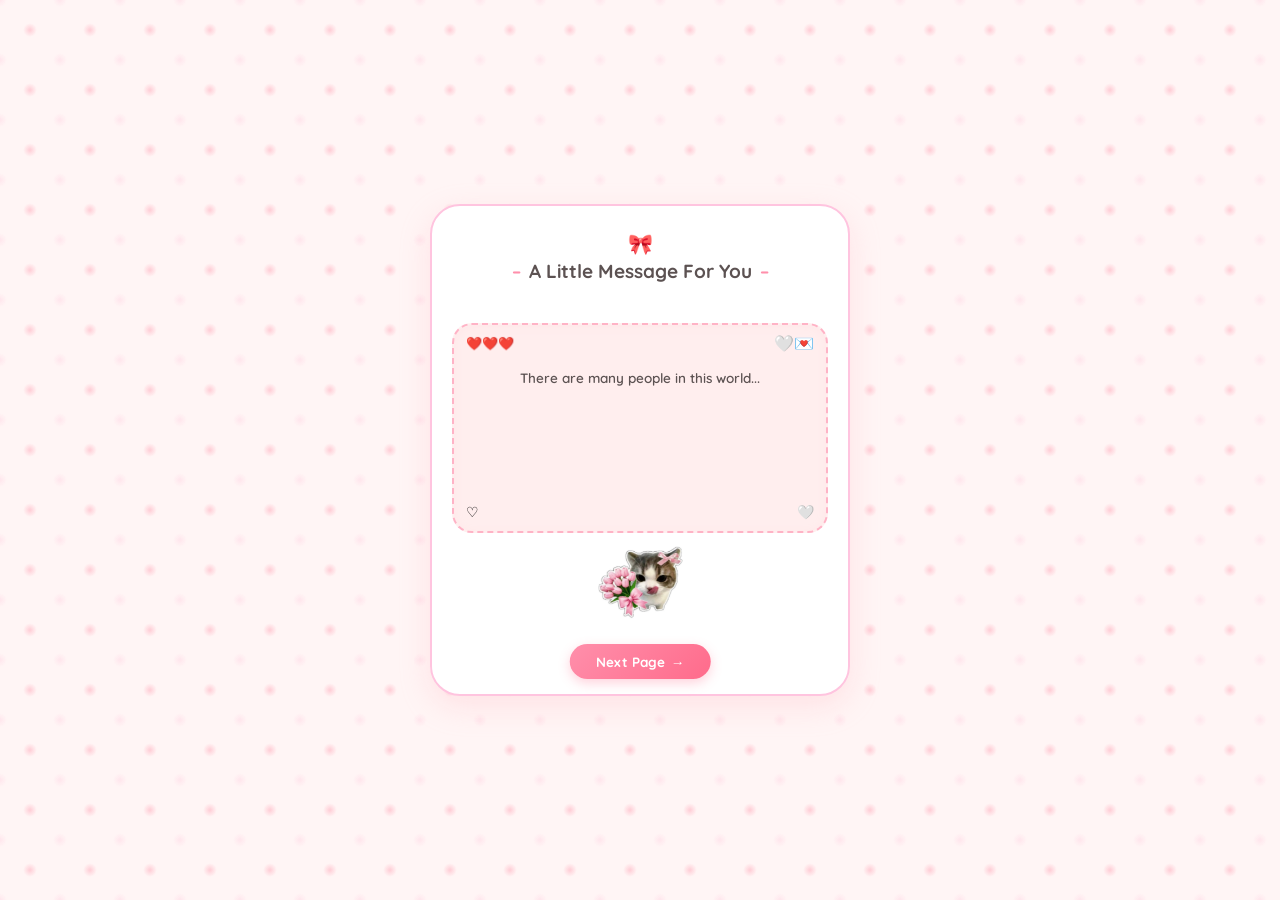
<file: message.html>
<!DOCTYPE html>
<html lang="en">
<head>
    <meta charset="UTF-8">
    <meta name="viewport" content="width=device-width, initial-scale=1.0">
    <title>A Little Message For You</title>
    <link href="https://fonts.googleapis.com/css2?family=Quicksand:wght@600;700&display=swap" rel="stylesheet">
    <style>
        * {
            box-sizing: border-box;
            margin: 0;
            padding: 0;
            font-family: 'Quicksand', sans-serif;
        }

        body {
            background-color: #fff5f5;
            background-image: 
                radial-gradient(#ffccd5, transparent 16%),
                radial-gradient(#ffe5ec, transparent 16%);
            background-size: 60px 60px;
            background-position: 0 0, 30px 30px;
            display: flex;
            justify-content: center;
            align-items: center;
            min-height: 100vh;
            padding: 15px;
            overflow-x: hidden;
            position: relative;
        }

        /* Main Container Card - နေရာလွတ်ပိုဆန့်ရန် အကျယ်နှင့် padding ချိန်ထားသည် */
        .container {
            width: 100%;
            max-width: 420px;
            background: #ffffff;
            border-radius: 30px;
            box-shadow: 0 10px 30px rgba(255, 182, 193, 0.3);
            padding: 25px 20px 75px 20px;
            text-align: center;
            border: 2px solid #ffc4df;
            position: relative;
            z-index: 2;
        }

        /* Top Header Title */
        .top-title {
            font-size: 19px;
            font-weight: 700;
            color: #5c5252;
            margin-bottom: 40px;
            position: relative;
            display: inline-block;
        }

        .top-title::before, .top-title::after {
            content: "–";
            color: #ff8fab;
            font-size: 18px;
            margin: 0 8px;
        }

        /* Message Box Style with Icons */
        .message-box {
            background: #ffeeee;
            border: 2px dashed #ffb3c6;
            border-radius: 20px;
            padding: 25px 12px;
            min-height: 210px;
            display: flex;
            flex-direction: column;
            justify-content: center;
            align-items: center;
            box-shadow: inset 0 2px 10px rgba(255, 182, 193, 0.1);
            position: relative;
            margin-bottom: 12px;
        }

        /* Decorative Icons inside Box */
        .heart-top-left {
            position: absolute;
            top: 10px;
            left: 12px;
            font-size: 13px;
            color: #ff8fab;
            display: flex;
            gap: 3px;
        }

        .envelope-top-right {
            position: absolute;
            top: 8px;
            right: 12px;
            font-size: 16px;
        }

        .heart-bottom-left {
            position: absolute;
            bottom: 10px;
            left: 12px;
            font-size: 14px;
        }

        .heart-bottom-right {
            position: absolute;
            bottom: 10px;
            right: 12px;
            font-size: 14px;
        }

        /* Text Animation Styles - နေရာပိုလွတ်အောင် margin လျှော့ထားသည် */
        .line {
            font-size: 13.5px;
            font-weight: 600;
            color: #5c5252;
            margin-bottom: 10px;
            white-space: normal;
            opacity: 0;
            transform: translateY(10px);
            transition: all 0.6s ease;
            text-align: center;
            width: 100%;
        }

        /* Final Highlight Text */
        .final-line {
            font-size: 14.5px;
            font-weight: 700;
            color: #ff5277;
            margin-top: 6px;
            background: #ffe5ec;
            padding: 6px 12px;
            border-radius: 20px;
            opacity: 0;
            transform: scale(0.9);
            transition: all 0.5s ease;
        }

        /* Cute Bottom Cat Image - အရွယ်အစား အနေတော်ညှိထားသည် */
        .bottom-cat {
            width: 85px;
            margin: 0 auto;
            animation: floating 3s infinite ease-in-out;
        }

        .bottom-cat img {
            width: 100%;
            display: block;
            mix-blend-mode: darken;
        }

        @keyframes floating {
            0%, 100% { transform: translateY(0); }
            50% { transform: translateY(-5px); }
        }

        /* Next Page Button Style - အောက်ခြေက ခလုတ်ကို အံဝင်ခွင်ကျ ဖြစ်စေရန် */
        .next-btn {
            position: absolute;
            bottom: 15px;
            left: 50%;
            transform: translateX(-50%);
            display: inline-flex;
            align-items: center;
            justify-content: center;
            gap: 6px;
            background: linear-gradient(135deg, #ff8fab, #ff6b8b);
            color: #fff;
            padding: 9px 26px;
            border-radius: 50px;
            text-decoration: none;
            font-size: 13.5px;
            font-weight: 700;
            box-shadow: 0 4px 12px rgba(255, 107, 139, 0.3);
            transition: all 0.3s ease;
            white-space: nowrap;
        }

        .next-btn:hover {
            transform: translateX(-50%) translateY(-2px);
            box-shadow: 0 6px 16px rgba(255, 107, 139, 0.4);
            background: linear-gradient(135deg, #ff7597, #ff5277);
        }
    </style>
</head>
<body>

    <div class="container">
        <div style="font-size: 20px; color: #ff8fab; margin-bottom: 3px;">🎀</div>
        <div class="top-title">A Little Message For You</div>

        <div class="message-box">
            <div class="heart-top-left">❤️❤️❤️</div>
            <div class="envelope-top-right">🤍💌</div>
            <div class="heart-bottom-left">♡</div>
            <div class="heart-bottom-right">🤍</div>

            <div class="line" id="line1">There are many people in this world...</div>
            <div class="line" id="line2">but somehow, you became someone special to me. ♡</div>
            <div class="line" id="line3">So today, I just want to say...</div>
            <div class="final-line" id="finalText">Happy Birthday par Ah Ko! 🎂💗</div>
        </div> 

        <div class="bottom-cat">
            <img src="image/b1.jpg" alt="Cute Cat">
        </div>

        <a href="memory.html" class="next-btn">
            Next Page <span>→</span>
        </a>
    </div>

    <script>
        // ဖြည်းဖြည်းချင်း တစ်ကြောင်းချင်း ပေါ်လာစေရန် JavaScript
        function runMessageAnimation() {
            const line1 = document.getElementById('line1');
            const line2 = document.getElementById('line2');
            const line3 = document.getElementById('line3');
            const finalText = document.getElementById('finalText');

            setTimeout(() => {
                line1.style.opacity = '1';
                line1.style.transform = 'translateY(0)';
            }, 800);

            setTimeout(() => {
                line2.style.opacity = '1';
                line2.style.transform = 'translateY(0)';
            }, 3000);

            setTimeout(() => {
                line3.style.opacity = '1';
                line3.style.transform = 'translateY(0)';
            }, 5500);

            setTimeout(() => {
                finalText.style.opacity = '1';
                finalText.style.transform = 'scale(1)';
            }, 8000);
        }

        window.onload = runMessageAnimation;
    </script>
</body>
</html>
</file>
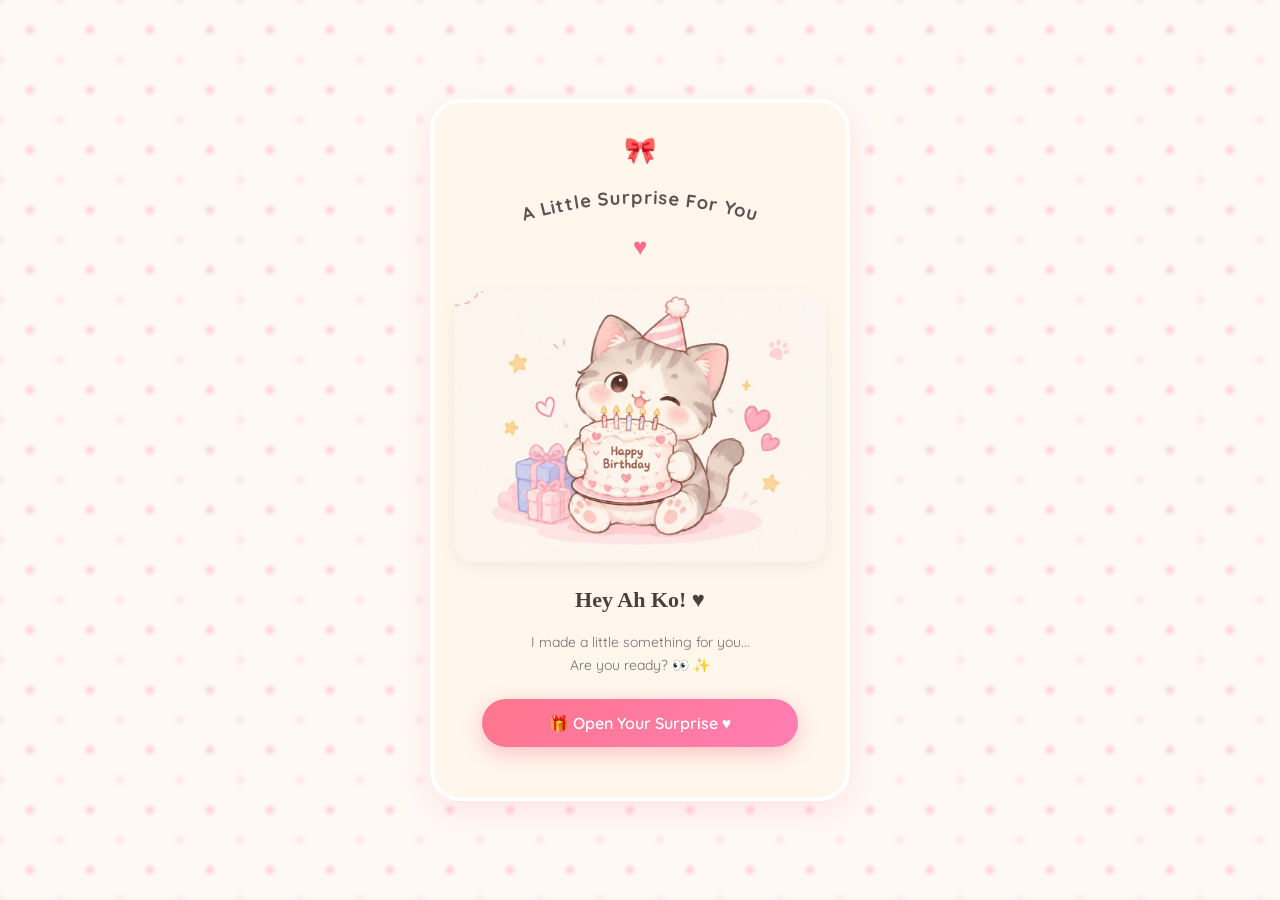
<file: suprise.html>
<!DOCTYPE html>
<html lang="en">
<head>
    <meta charset="UTF-8">
    <meta name="viewport" content="width=device-width, initial-scale=1.0">
    <title>A Little Surprise For You</title>
    <link href="https://fonts.googleapis.com/css2?family=Quicksand:wght@600;700&display=swap" rel="stylesheet">
    <style>
        * {
            box-sizing: border-box;
            margin: 0;
            padding: 0;
            font-family: 'Quicksand', sans-serif;
        }

        body {
            background-color: #fff9f4;
            background-image: 
                radial-gradient(#ffccd5 , transparent 16%),
                radial-gradient(#ffe5ec , transparent 16%);
            background-size: 60px 60px;
            background-position: 0 0, 30px 30px;
            display: flex;
            justify-content: center;
            align-items: center;
            min-height: 100vh;
            padding: 20px;
        }

        .container {
            width: 100%;
            max-width: 420px;
            background: #fff6ec;
            border-radius: 30px;
            box-shadow: 0 10px 30px rgba(255, 182, 193, 0.3);
            padding: 30px 20px;
            text-align: center;
            border: 4px solid #fff;
        }

        /* Curved Text Container */
        .curved-header {
            position: relative;
            margin-bottom: 10px;
            display: flex;
            flex-direction: column;
            align-items: center;
        }

        .top-ribbon {
            font-size: 26px;
            color: #ff8fab;
            margin-bottom: 15px;
        }

        .curved-svg {
            width: 100%;
            height: 55px;
            overflow: visible;
        }

        .curved-text {
            font-family: 'Quicksand', sans-serif;
            font-size: 20px;
            font-weight: 700;
            fill: #5c5252;
            letter-spacing: 1px;
        }

        .header-heart {
            color: #ff6b8b;
            font-size: 24px;
            margin-top: -5px;
            margin-bottom: 20px;
        }

        /* Main Cat Illustration */
        .image-box {
            width: 100%;
            border-radius: 20px;
            overflow: hidden;
            margin-bottom: 25px;
            box-shadow: 0 5px 15px rgba(0, 0, 0, 0.05);
        }

        .image-box img {
            width: 100%;
            height: auto;
            display: block;
        }

        /* Greeting Section */
        .greeting {
            font-size: 22px;
            font-weight: 700;
            color: #4a4040;
            margin-bottom: 20px;
            font-family: georgia, 'Times New Roman', Times, serif;
        }

        .subtitle {
            font-size: 14px;
            color: #7a6e6e;
            margin-bottom: 5px;
        }

        .sub-ready {
            font-size: 14px;
            color: #7a6e6e;
            margin-bottom: 25px;
        }

        /* Button Style */
        .surprise-btn {
            display: inline-flex;
            align-items: center;
            justify-content: center;
            gap: 10px;
            background: linear-gradient(135deg, #ff758c 0%, #ff7eb3 100%);
            color: white;
            font-size: 16px;
            font-weight: 600;
            padding: 14px 28px;
            border-radius: 50px;
            text-decoration: none;
            box-shadow: 0 6px 20px rgba(255, 117, 140, 0.4);
            margin-bottom: 20px;
            width: 85%;
        }

        @media (max-width: 400px) {
            .surprise-btn {
                width: 100%;
                padding: 12px 20px;
                font-size: 14px;
            }
        }

        /* Scroll Down Indicator */
        .scroll-down {
            font-size: 12px;
            color: #b0a4a4;
            display: flex;
            flex-direction: column;
            align-items: center;
            gap: 3px;
        }

        .scroll-down span {
            font-size: 14px;
            animation: bounce 1.5s infinite;
        }

        @keyframes bounce {
            0%, 20%, 50%, 80%, 100% { transform: translateY(0); }
            40% { transform: translateY(-5px); }
            60% { transform: translateY(-3px); }
        }
    </style>
</head>
<body>

    <div class="container">
        <!-- Top Curved Text Area -->
        <div class="curved-header">
            <div class="top-ribbon">🎀</div>
            
            <!-- SVG ကိုသုံး၍ စာသားကို ကွေးပေးထားခြင်း -->
            <svg class="curved-svg" viewBox="0 0 300 60">
                <path id="curve" d="M 20,45 Q 150,5 280,45" fill="transparent" />
                <text width="300" text-anchor="middle">
                    <textPath href="#curve" startOffset="50%" text-anchor="middle" class="curved-text">
                        A Little Surprise For You
                    </textPath>
                </text>
            </svg>
            
            <div class="header-heart">♥</div>
        </div>

        <!-- Main Cat Illustration -->
        <div class="image-box">
            <!-- မိမိတို့ရဲ့ ပုံဖိုင်နာမည်ကို ဒီနေရာမှာ ထည့်ပါ -->
            <img src="image/Birthday whish.jpg" alt="Cute Cat Birthday Cake">
        </div>

        <!-- Text Content -->
        <div class="greeting">
            Hey Ah Ko! ♥
        </div>
        <div class="subtitle">I made a little something for you...</div>
        <div class="sub-ready">Are you ready? 👀 ✨</div>

        <!-- Button -->
        <a href="birthday.html" class="surprise-btn">
            🎁 Open Your Surprise ♥
        </a>

        

</body>
</html>
</file>
